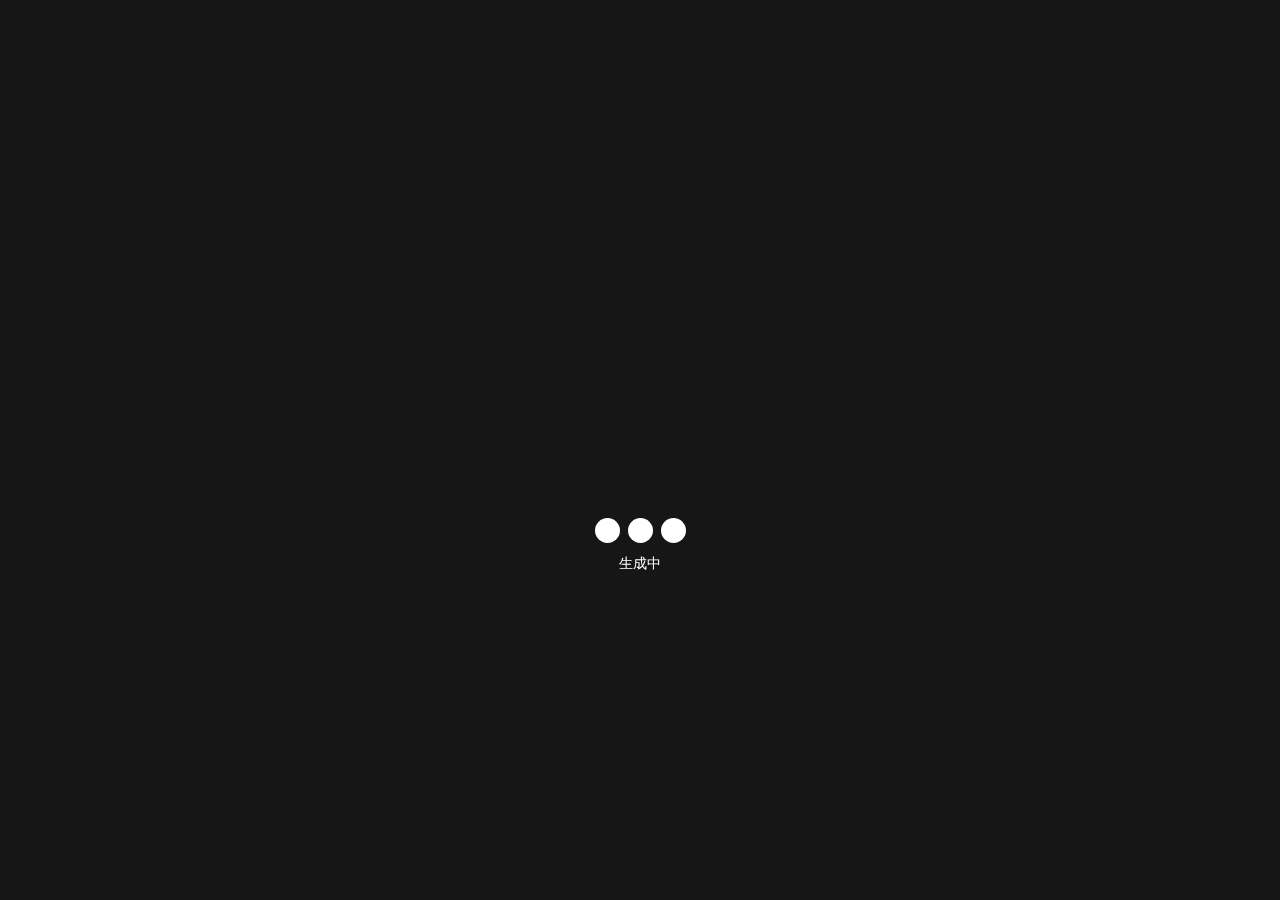
<file: index.html>
<!DOCTYPE html>
<html lang="en">

<head>
    <meta charset="UTF-8">
    <meta name="viewport" content="width=device-width,initial-scale=1.0,maximum-scale=1.0,minimum-scale=1.0,user-scalable=no" />
    <link rel="stylesheet" href="./css/reset.css">
    <script src="./js/jquery.min.js"></script>
    <script src="./plugin/layer/layer.js"></script>
    <style>
        /* body {
            background-color: #000;
        } */
        
        .container {
            zoom: 0.5;
        }
        
        #main {
            display: block;
            margin: 100px auto;
            border-radius: 20px;
            border: 2px solid #d3d3d3;
            display: none;
        }
        
        .realImg {
            position: relative;
            border-radius: 10px;
            z-index: 999;
        }
        
        #imgBox {
            position: absolute;
            left: 50%;
            top: 50%;
            transform: translate(-50%, -50%);
            z-index: 999;
        }
        
        .cover {
            width: 100%;
            height: 100%;
            position: absolute;
            top: 0;
            left: 0;
            right: 0;
            bottom: 0;
            background-color: #000;
            opacity: 0.7;
            z-index: 1;
        }
        
        .download {
            position: absolute;
            left: 50%;
            /* bottom: 100rem; */
            display: none;
            transform: translateX(-50%);
            width: 0.4rem;
            height: 0.4rem;
            z-index: 998;
        }
        
        .imgBox span {
            color: rgb(224, 222, 222);
            position: absolute;
            left: 50%;
            /* bottom: 100rem; */
            display: none;
            font-size: 0.28rem;
            transform: translateX(-50%);
        }
    </style>
</head>

<body>
    <div class="cover"></div>
    <!--画布-->
    <div class="container" id="container">
        <canvas id="main" height="466" width="340">
        你的浏览器不支持canvas,请升级你的浏览器
        </canvas>
        <div class="imgBox" id="imgBox">
            <!-- <img class="download" id="download" src="./imgs/download.png" alt="点击下载"> -->
            <span id="download">保存方法：长按图片~</span>
        </div>
    </div>


    <script>
        let avatarImgSrc = "https://wx.qlogo.cn/mmopen/vi_32/Q0j4TwGTfTJ1Vt2NPhMic6h8vRLYOFApH0mAMoWw7mnOyZPgmfK3U9todzWibGywWnvf2ouYJphrMCcDElET27SA/0"
        let bgImgSrc = "./imgs/bg.png";
        let crownImgSrc = "./imgs/crown.png";
        let name = "小王同学";
        let stepNum = "4059";
        let teamRank = 12;
        let totalRank = 1;

        let ctxWidth; //canvas的宽度
        let ctxHeight; //canvas高度
        let fontSize; //跟字体大小
        let avatarWidth; //头像宽高
        let avatarHeight;
        //左上角的坐标点
        let x = 20;
        let y = 30;

        //设置1rem为100px
        initpage(); //根据设备变更字体大小
        $(window).resize(function() {
            // console.log("现在是resize")
            initpage();
            ctxWidth = $(window).width() - 0.3 * fontSize;
            ctxHeight = ctxWidth * 466 / 345;
            $("#main").attr("width", 2 * ctxWidth);
            $("#main").attr("height", 2 * ctxHeight);
            appendImg();
        });
        //loading带文字 
        layer.open({
            index: 1,
            type: 2,
            content: '生成中',
            shadeClose: false,
        });
        //预加载将图片绘制到画布
        $(function() {
            // console.log("现在是onload")
            ctxWidth = $(window).width() - 0.3 * fontSize;
            ctxHeight = ctxWidth * 466 / 345;
            $("#main").attr("width", 2 * ctxWidth);
            $("#main").attr("height", 2 * ctxHeight);

            $.getJSON("https://www.easy-mock.com/mock/5ae42a932bfb1a7e1d60f66a/qs/share", async function(data) {
                // console.log(data.data)
                let res = data.data;
                avatarImgSrc = res.avatarImgSrc;
                bgImgSrc = res.bgImgSrc;
                crownImgSrc = res.crownImgSrc;
                name = res.name;
                stepNum = res.stepNum;
                teamRank = res.teamRank;
                totalRank = res.totalRank;
                await appendImg();
                console.log(ctxWidth);
                layer.closeAll();
            });

        });

        async function hechen() {
            //获取画布对象
            return new Promise((resolve) => {
                var mainCtx = getCanvasContext('main');
                mainCtx.scale(2, 2); //放大一倍，以免模糊
                //清除指定的矩形区域，然后这块区域会变的完全透明。
                mainCtx.clearRect(0, 0, 2 * ctxWidth, 2 * ctxWidth * 466 / 345);
                mainCtx.fillStyle = "#fff";
                mainCtx.fillRect(0, 0, 2 * ctxWidth, 2 * ctxWidth * 465 / 345);
                //获取图片的实际路径
                // 创建一个img元素
                var bgImg = new Image();
                var crownImg = new Image()
                var avatarImg = new Image();
                bgImg.crossOrigin = "anonymous"; //设置跨域资源允许权限
                avatarImg.crossOrigin = "anonymous"; //设置跨域资源允许权限
                crownImg.crossOrigin = "anonymous"; //设置跨域资源允许权限
                bgImg.src = bgImgSrc;
                //合成
                bgImg.onload = function() {
                    mainCtx.drawImage(bgImg, 0, 0, ctxWidth, (ctxWidth * 220) / 345); //按屏幕比例缩放
                    avatarImg.src = avatarImgSrc;
                    avatarWidth = 0.65 * fontSize;
                    avatarHeight = 0.65 * fontSize;
                    let circle, circle_big; //圆
                    //用于裁剪
                    circle = {
                        x: x + avatarWidth / 2,
                        y: y + avatarHeight / 2, //圆坐标
                        r: avatarWidth / 2
                    };
                    //大圆用于画边框
                    circle_big = {
                        x: x + avatarWidth / 2,
                        y: y + avatarHeight / 2, //圆坐标
                        r: avatarWidth / 2 + 2.5 //2.5是白边框宽度
                    };
                    mainCtx.save(); //保存当前的状态
                    mainCtx.beginPath();
                    mainCtx.arc(circle_big.x, circle_big.y, circle_big.r, 0, Math.PI * 2, false);
                    mainCtx.fillStyle = "#ffffff";
                    mainCtx.fill();
                    mainCtx.save();
                    mainCtx.beginPath();
                    mainCtx.arc(circle.x, circle.y, circle.r, 0, Math.PI * 2, false);
                    mainCtx.clip(); //裁剪

                }
                avatarImg.onload = function() {
                    //先把图片绘制在这里
                    mainCtx.drawImage(avatarImg, x, y, avatarWidth, avatarHeight);
                    mainCtx.restore();

                    //用户姓名
                    mainCtx.font = `normal ${0.14*fontSize}px/1 -apple-system,Helvetica Neue,Arial,PingFang SC,Microsoft YaHei`;
                    //设置用户文本填充颜色
                    mainCtx.fillStyle = "#ffffff";
                    mainCtx.textAlign = "left";
                    mainCtx.textBaseline = "top";
                    mainCtx.save();
                    //绘制文字
                    mainCtx.fillText(name, (0.25 * fontSize), (1.11 * fontSize));
                    //步数  设置文本的大小字体属性
                    mainCtx.font = `normal ${0.35*fontSize}px/1 -apple-system,Helvetica Neue,Arial,PingFang SC,Microsoft YaHei`;
                    mainCtx.textBaseline = "alphabetic";
                    mainCtx.fillText(stepNum, x, 1.9 * fontSize);
                    let stepWidth = mainCtx.measureText(stepNum).width; //步数的宽度
                    //写“步
                    mainCtx.font = `normal ${0.14*fontSize}px/1.5 -apple-system,Helvetica Neue,Arial,PingFang SC,Microsoft YaHei`;
                    mainCtx.textBaseline = "alphabetic";
                    mainCtx.fillText("步", (x + stepWidth + 0.05 * fontSize), 1.9 * fontSize)

                    mainCtx.font = `normal ${0.15*fontSize}px/1 -apple-system,Helvetica Neue,Arial,PingFang SC,Microsoft YaHei`;
                    mainCtx.textAlign = "center";
                    mainCtx.textBaseline = "top";
                    mainCtx.fillStyle = "#757575";
                    mainCtx.fillText("团队内排名", 0.25 * ctxWidth, 2.6 * fontSize);
                    mainCtx.save();
                    mainCtx.fillText("总排名", 0.75 * ctxWidth, 2.6 * fontSize);
                    mainCtx.font = `normal ${0.32*fontSize}px/1 -apple-system,Helvetica Neue,Arial,PingFang SC,Microsoft YaHei`;
                    mainCtx.textAlign = "center";
                    mainCtx.textBaseline = "alphabetic";
                    mainCtx.fillStyle = "#454545";
                    mainCtx.fillText(teamRank, 0.25 * ctxWidth, 3.2 * fontSize);
                    mainCtx.fillText(totalRank, 0.75 * ctxWidth, 3.2 * fontSize);
                    let teamWidth = mainCtx.measureText(teamRank).width;
                    let totalWidth = mainCtx.measureText(totalRank).width;
                    mainCtx.restore();
                    mainCtx.textBaseline = "alphabetic";
                    mainCtx.textAlign = "end";
                    mainCtx.fillText("第", 0.25 * ctxWidth - teamWidth / 2 - 0.01 * fontSize, 3.2 * fontSize);
                    mainCtx.fillText("第", 0.75 * ctxWidth - totalWidth / 2 - 0.01 * fontSize, 3.2 * fontSize);
                    mainCtx.textAlign = "start";
                    mainCtx.fillText("名", 0.25 * ctxWidth + teamWidth / 2 + 0.01 * fontSize, 3.2 * fontSize);
                    mainCtx.fillText("名", 0.75 * ctxWidth + totalWidth / 2 + 0.01 * fontSize, 3.2 * fontSize);
                    //中间的小细线
                    mainCtx.beginPath();
                    mainCtx.moveTo(0.5 * ctxWidth, 2.65 * fontSize);
                    mainCtx.lineTo(0.5 * ctxWidth, 3.2 * fontSize);
                    mainCtx.lineWidth = 1.0;
                    mainCtx.strokeStyle = "#ededed";
                    mainCtx.stroke();
                    mainCtx.font = `normal ${0.16*fontSize}px/1 -apple-system,Helvetica Neue,Arial,PingFang SC,Microsoft YaHei`;
                    mainCtx.textAlign = "center";
                    mainCtx.fillStyle = "#757575";
                    mainCtx.textBaseline = "top";
                    mainCtx.fillText("王治郅", 0.5 * ctxWidth, 3.55 * fontSize);
                    mainCtx.save();
                    let topNameWidth = mainCtx.measureText("王治郅").width;
                    //皇冠
                    crownImg.src = crownImgSrc;
                    crownImg.onload = function() {
                        mainCtx.drawImage(crownImg, 0.5 * ctxWidth - topNameWidth / 2 - 0.2 * fontSize, 3.55 * fontSize, 0.16 * fontSize, 0.16 * fontSize)
                        resolve();
                    };
                    mainCtx.font = `normal ${0.18*fontSize}px/1 -apple-system,Helvetica Neue,Arial,PingFang SC,Microsoft YaHei`;
                    mainCtx.fillText("夺得今日排行榜冠军", 0.5 * ctxWidth, 3.86 * fontSize);

                    mainCtx.font = `normal ${0.11*fontSize}px/1 -apple-system,Helvetica Neue,Arial,PingFang SC,Microsoft YaHei`;
                    mainCtx.fillStyle = "#9c9595";
                    mainCtx.fillText("浙江省乔司监狱工会", 0.5 * ctxWidth, 4.32 * fontSize);
                    console.log("canvas已完成");
                    // resolve();
                };

            });
        }
        //通过id获取canvas对象
        function getCanvasContext(id) {
            return document.getElementById(id).getContext("2d");
        }
        //将画布生成图片
        async function saveImageInfo() {
            await hechen();
            var mycanvas = document.getElementById("main");
            let image = new Image();
            /* 
             *Tips: 此处有个坑, 想导出jpg格式的图片必须用image/jpeg，不能使用image/jpg；
             */
            image.src = mycanvas.toDataURL("image/jpeg", 0.95);
            // console.log(image)
            return image;

        }
        //插入真正的img
        async function appendImg() {
            try {
                $('#imgBox #realImg').remove();
            } catch (error) {
                console.log("没有图片");
            }
            let img = await saveImageInfo();
            img.setAttribute("class", "realImg");
            img.setAttribute("id", "realImg");
            $('#imgBox').prepend(img);
            console.log("渲染完成");
            $("#download").show();
            $("#download").css("bottom", '0.4rem'); //定位
            $("#download").animate({
                bottom: '-=0.7rem'
            }, 1000);
            // $("#download").animate({
            //     bottom: '+=0.4rem'
            // }, "easing");
            // $("#download").animate({
            //     bottom: '-=0.2rem'
            // }, "easing");
            // $("#download").click(function() {
            //     $("#download").attr("src", "./imgs/download2.png")
            // });

        }

        function initpage() {
            var view_width = document.getElementsByTagName('html')[0].getBoundingClientRect().width;
            var _html = document.getElementsByTagName('html')[0];
            _html.style.fontSize = (view_width / 375) * 100 + 'px';
            fontSize = (view_width / 375) * 100;
        }
    </script>

</body>

</html>
</file>
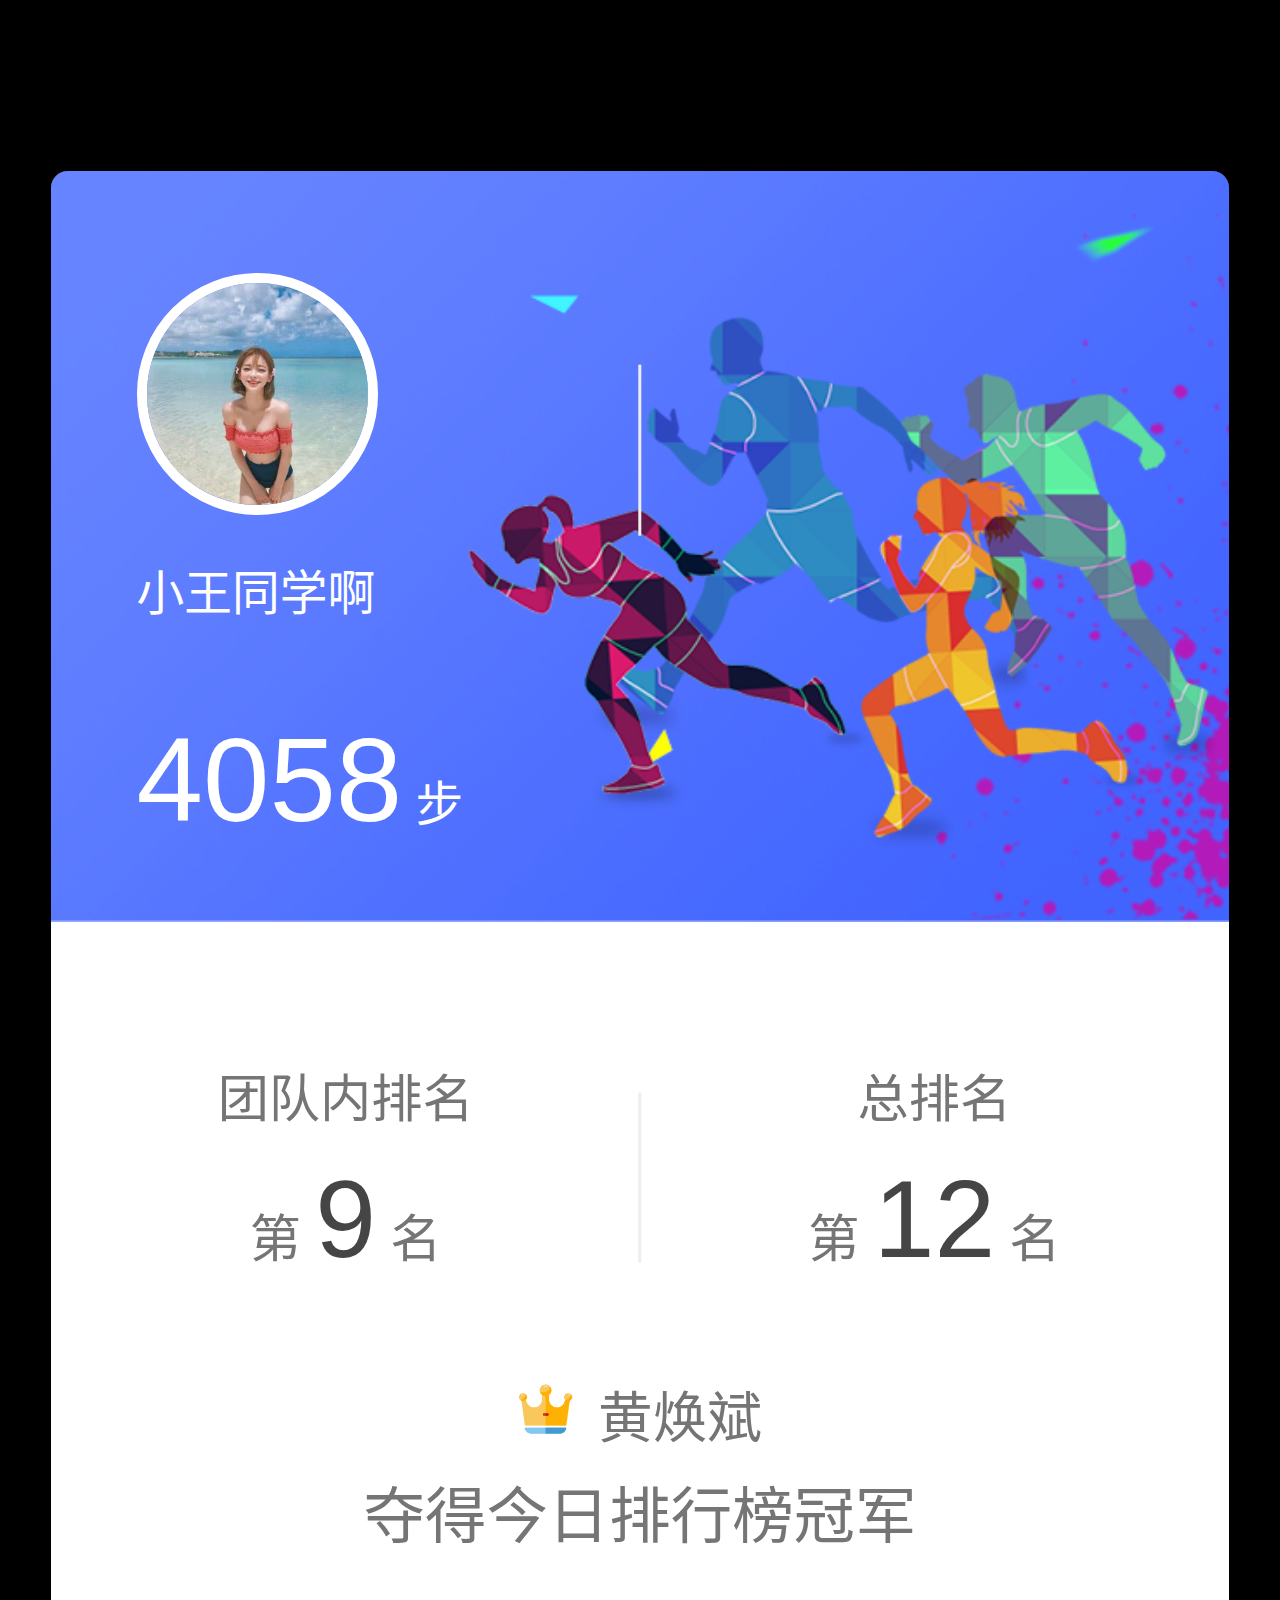
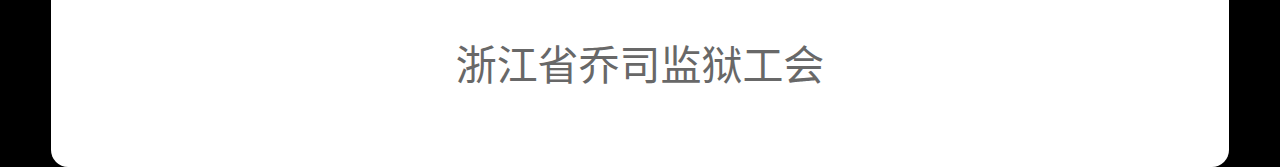
<file: model.html>
<!DOCTYPE html>
<html lang="en">

<head>
    <meta charset="UTF-8">
    <meta name="viewport" content="width=device-width,initial-scale=1.0,maximum-scale=1.0,minimum-scale=1.0,user-scalable=no" />
    <meta http-equiv="X-UA-Compatible" content="ie=edge">
    <title>网页模板</title>
    <link rel="stylesheet" href="./css/reset.css">
    <script src="./js/jquery.min.js"></script>
    <style>
        /* .cover {
            background-color: #000;
            opacity: 0.5;
            width: 100%;
            height: 100%;
            position: absolute;
            left: 0;
            top: 0;
            z-index: 99;
        } */
        
        body {
            background-color: #000;
            /* opacity: 0.5; */
        }
        
        .container {
            z-index: 999;
            background: #fff;
            font-size: 0.14rem;
            width: 3.45rem;
            height: auto;
            margin: 0.5rem auto 0;
            border-radius: 0.05rem;
            box-sizing: border-box;
            overflow: hidden;
            /* position: relative; */
        }
        
        .bg {
            box-sizing: border-box;
            overflow: hidden;
            width: 100%;
            height: 2.2rem;
            background-image: url("./imgs/bg.png");
            background-color: #000;
            background-position: left bottom;
            background-size: 100%;
            background-repeat: no-repeat;
            color: #fff;
        }
        
        .info {
            margin-left: 0.25rem;
            margin-top: 0.3rem;
        }
        
        .avatar {
            width: 0.65rem;
            height: 0.65rem;
            display: block;
            border-radius: 50%;
            border: 0.03rem solid #fff;
        }
        
        .name {
            margin-top: 0.16rem;
            margin-bottom: 0.3rem;
            /* font-size: 0.15rem; */
            line-height: 1;
        }
        
        .cut {
            width: 0.01rem;
            background: #ededed;
            box-sizing: border-box;
            height: 0.5rem;
            margin-bottom: 0.25rem;
            position: absolute;
            left: 50%;
            top: 50%;
            transform: translateX(-50%) translateY(-50%);
        }
        
        .num {
            /* font-size: 0.17rem; */
            line-height: 1;
        }
        
        .stepNum {
            font-size: 0.35rem;
        }
        
        .content {
            width: 100%;
            padding-top: 0.4rem;
        }
        
        .rank-box {
            width: 100%;
            height: 0.7rem;
            position: relative;
            overflow: hidden;
            box-sizing: border-box;
            margin-bottom: 0.25rem;
        }
        
        .left,
        .right {
            text-align: center;
            width: 50%;
            height: 0.7rem;
            box-sizing: border-box;
            float: left;
            color: #757575;
            font-size: 0.15rem;
        }
        
        .rank {
            font-size: 0.32rem;
            color: #454545;
            line-height: 1.6;
        }
        
        .top {
            text-align: center;
            height: 0.16rem;
            line-height: 0.16rem;
            font-size: 0.16rem;
            color: #757575;
            margin-bottom: 0.15rem;
        }
        
        .top img {
            width: 0.16rem;
            height: 0.16rem;
            display: inline-block;
            margin-right: 0.03rem;
        }
        
        .today {
            text-align: center;
            height: 0.18rem;
            line-height: 0.17rem;
            color: #757575;
            font-size: 0.18rem;
            margin-bottom: 0.24rem;
        }
        
        .qs {
            text-align: center;
            color: #686868;
            font-size: 0.12rem;
            margin-bottom: 0.22rem;
        }
    </style>
</head>

<body>
    <div class="cover"></div>
    <div class="container">
        <div class="bg">
            <div class="info">
                <img class="avatar" src="./imgs//300.jpg" alt="头像">
                <p class="name">小王同学啊</p>
                <div class="cut"></div>
                <div class="num"><span class="stepNum" id="stepNum">4058</span> 步</div>
            </div>
        </div>
        <div class="content">
            <div class="rank-box">
                <div class="cut"></div>
                <div class="left">
                    <p>团队内排名</p>
                    <p>第 <span class="rank">9</span> 名</p>
                </div>
                <div class="right">
                    <p>总排名</p>
                    <p>第 <span class="rank">12</span> 名</p>
                </div>
            </div>
            <p class="top">
                <img src="./imgs/crown.png" alt="皇冠">
                <span class="top-name">黄焕斌</span>
            </p>
            <p class="today">夺得今日排行榜冠军</p>
            <p class="qs">浙江省乔司监狱工会</p>
        </div>
    </div>
</body>
<script>
    //设置1rem为100px
    initpage(); //根据设备变更字体大小
    window.onresize = function() {
        initpage();
    }

    function initpage() {
        var view_width = document.getElementsByTagName('html')[0].getBoundingClientRect().width;
        var _html = document.getElementsByTagName('html')[0];
        _html.style.fontSize = (view_width / 375) * 100 + 'px';
    }
</script>

</html>
</file>
